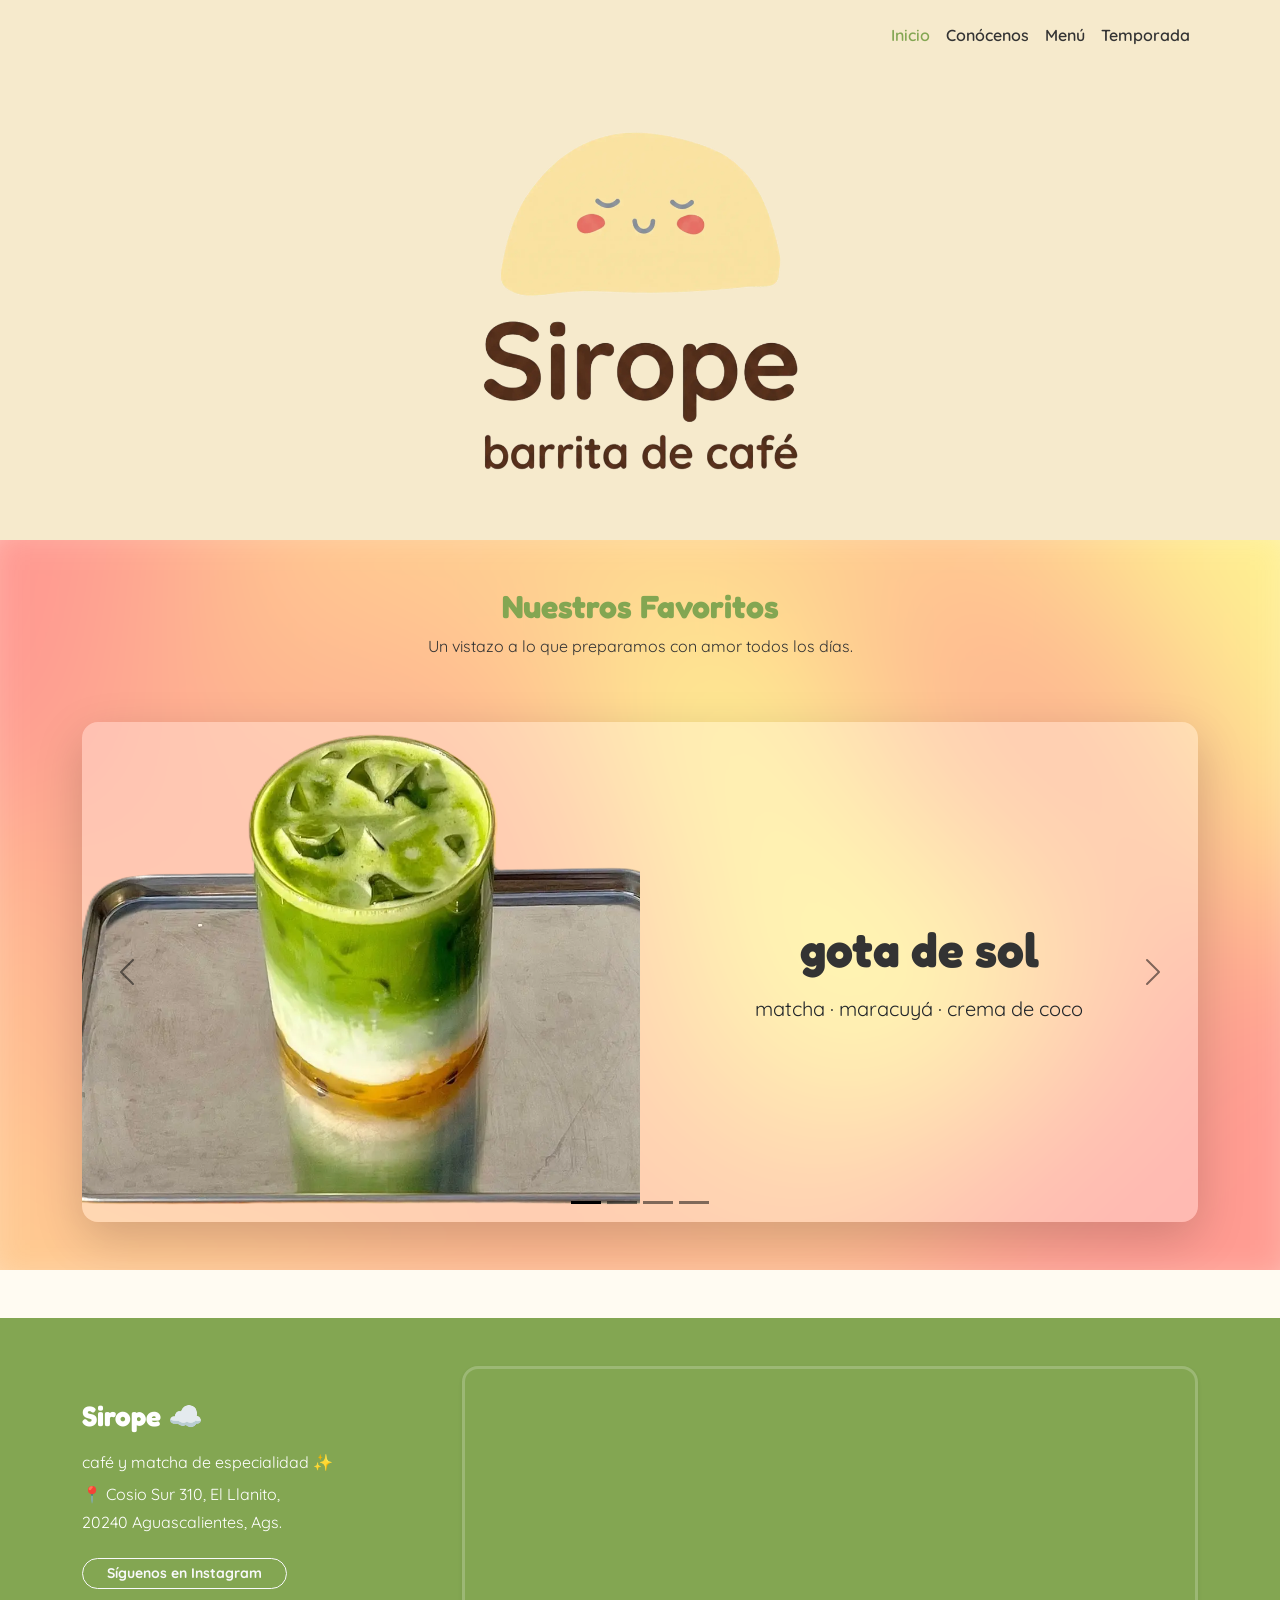
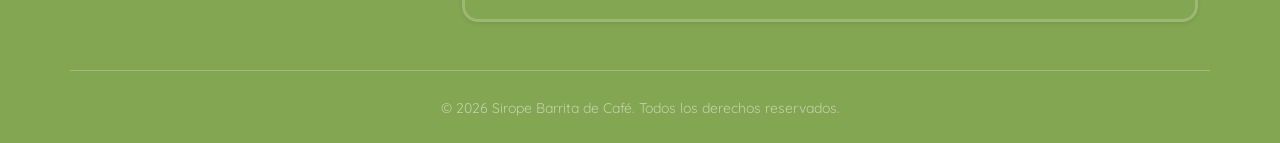
<file: index.html>
<!DOCTYPE html>
<html lang="es">

<head>
    <meta charset="UTF-8">
    <meta name="viewport" content="width=device-width, initial-scale=1.0">
    <title>Sirope | Inicio</title>
    <!-- Bootstrap 5 CSS -->
    <link href="https://cdn.jsdelivr.net/npm/bootstrap@5.3.2/dist/css/bootstrap.min.css" rel="stylesheet">
    <!-- Google Fonts -->
    <link href="https://fonts.googleapis.com/css2?family=Fredoka:wght@400;600&family=Quicksand:wght@400;600&display=swap" rel="stylesheet">
    <!-- Hoja de estilos personalizada -->
    <link rel="stylesheet" href="style/custom.css">
</head>

<body>

    <!-- Navegación -->
    <nav class="navbar navbar-expand-lg fixed-top custom-navbar">
        <div class="container">
            <div class="small-logo-container">
                <a class="navbar-brand p-0 d-flex align-items-center gap-2" href="index.html">
                    <img src="img/logo_sirope_icono.webp" alt="Sirope" class="small-logo-img">
                    <span class="small-logo fw-bold m-0">Sirope</span>
                </a>
            </div>

            <button class="navbar-toggler" type="button" data-bs-toggle="collapse" data-bs-target="#navbarNav">
                <span class="navbar-toggler-icon"></span>
            </button>
            <div class="collapse navbar-collapse justify-content-end" id="navbarNav">
                <ul class="navbar-nav">
                    <li class="nav-item"><a class="nav-link active" href="index.html">Inicio</a></li>
                    <li class="nav-item"><a class="nav-link" href="sirope.html">Conócenos</a></li>
                    <li class="nav-item"><a class="nav-link" href="menu.html">Menú</a></li>
                    <li class="nav-item"><a class="nav-link" href="temporada.html">Temporada</a></li>
                </ul>
            </div>
        </div>
    </nav>

    <!-- Logo Gigante Central -->
    <div class="container-fluid big-logo-row d-flex align-items-center justify-content-center">
        <div class="text-center">
            <img src="img/logo_sirope_sinfondo.webp" alt="Sirope Café" class="big-logo-img img-fluid">
        </div>
    </div>

    <!-- Contenedor a TODO lo ancho con el fondo pastel (Abarca título y carrusel) -->
    <div class="carrusel-contenedor pt-5 pb-5 mb-5">
        
        <!-- Contenido centrado -->
        <div class="container carrusel-contenido">
            
            <!-- Título de la Sección DENTRO DEL FONDO PASTEL -->
            <div class="row text-center mb-5">
                <div class="col-12">
                    <h2 class="fw-bold" style="color: var(--matcha-green);">Nuestros Favoritos</h2>
                    <p style="color: var(--dark-text);">Un vistazo a lo que preparamos con amor todos los días.</p>
                </div>
            </div>
            
            <!-- Inicia el Carrusel -->
            <div id="carruselSirope" class="carousel carousel-dark slide shadow-lg rounded-4 overflow-hidden" data-bs-ride="carousel" style="background-color: rgba(255, 255, 255, 0.3);">
                
                <!-- Indicadores -->
                <div class="carousel-indicators mb-2">
                    <button type="button" data-bs-target="#carruselSirope" data-bs-slide-to="0" class="active" aria-current="true"></button>
                    <button type="button" data-bs-target="#carruselSirope" data-bs-slide-to="1"></button>
                    <button type="button" data-bs-target="#carruselSirope" data-bs-slide-to="2"></button>
                    <button type="button" data-bs-target="#carruselSirope" data-bs-slide-to="3"></button>
                </div>

                <!-- Imágenes y Textos del Carrusel -->
                <div class="carousel-inner">
                    
                    <!-- Slide 1: Gota de Sol -->
                    <div class="carousel-item active h-100">
                        <div class="row g-0 h-100 align-items-center">
                            <div class="col-md-6 h-100">
                                <img src="img/gotadesol.webp" class="d-block w-100" alt="Gota de Sol">
                            </div>
                            <div class="col-md-6 p-4 p-md-5 text-center">
                                <h3 class="display-5 fw-bold mb-3" style="color: var(--dark-text);">gota de sol</h3>
                                <p class="fs-5 text-dark mb-0">matcha · maracuyá · crema de coco</p>
                            </div>
                        </div>
                    </div>

                    <!-- Slide 2: Hibiscus Sunset -->
                    <div class="carousel-item h-100">
                        <div class="row g-0 h-100 align-items-center">
                            <div class="col-md-6 h-100">
                                <img src="img/hibiscussunset.webp" class="d-block w-100" alt="Hibiscus Sunset">
                            </div>
                            <div class="col-md-6 p-4 p-md-5 text-center">
                                <h3 class="display-5 fw-bold mb-3" style="color: var(--dark-text);">hibiscus sunset</h3>
                                <p class="fs-5 text-dark mb-0">toronja · jamaica · limón eureka · jazmín · mineral</p>
                            </div>
                        </div>
                    </div>

                    <!-- Slide 3: Mango Hojicha Sundae -->
                    <div class="carousel-item h-100">
                        <div class="row g-0 h-100 align-items-center">
                            <div class="col-md-6 h-100">
                                <img src="img/mangohijichasundae.webp" class="d-block w-100" alt="Mango Hojicha Sundae">
                            </div>
                            <div class="col-md-6 p-4 p-md-5 text-center">
                                <h3 class="display-5 fw-bold mb-3" style="color: var(--dark-text);">mango hojicha sundae</h3>
                                <p class="fs-5 text-dark mb-0">mango · calpis mineral · helado de hojicha artesanal</p>
                            </div>
                        </div>
                    </div>

                    <!-- Slide 4: Matcha Sundae -->
                    <div class="carousel-item h-100">
                        <div class="row g-0 h-100 align-items-center">
                            <div class="col-md-6 h-100">
                                <img src="img/matchasundae.webp" class="d-block w-100" alt="Matcha Sundae">
                            </div>
                            <div class="col-md-6 p-4 p-md-5 text-center">
                                <h3 class="display-5 fw-bold mb-3" style="color: var(--dark-text);">matcha sundae</h3>
                                <p class="fs-5 text-dark mb-0">matcha · helado de matcha artesanal</p>
                            </div>
                        </div>
                    </div>

                </div>

                <!-- Botones de Control -->
                <button class="carousel-control-prev" type="button" data-bs-target="#carruselSirope" data-bs-slide="prev" style="width: 8%;">
                    <span class="carousel-control-prev-icon" aria-hidden="true"></span>
                    <span class="visually-hidden">Anterior</span>
                </button>
                <button class="carousel-control-next" type="button" data-bs-target="#carruselSirope" data-bs-slide="next" style="width: 8%;">
                    <span class="carousel-control-next-icon" aria-hidden="true"></span>
                    <span class="visually-hidden">Siguiente</span>
                </button>
            </div>
            
        </div>
    </div>
<!-- Footer -->
    <footer class="footer-sirope pt-5 pb-4">
        <div class="container">
            <div class="row gy-4 align-items-center">
                
                <!-- Columna 1: Info y Dirección -->
                <div class="col-lg-4 col-md-6 text-center text-md-start">
                    <h3 class="fw-bold mb-3">Sirope ☁️</h3>
                    <p class="mb-2 text-white">café y matcha de especialidad ✨</p>
                    <p class="mb-1 text-white">📍 Cosio Sur 310, El Llanito,</p>
                    <p class="mb-4 text-white">20240 Aguascalientes, Ags.</p>
                    
                    <!-- Botón opcional para su Instagram -->
                    <a href="https://www.instagram.com/siropebarritadecafe" target="_blank" class="btn btn-outline-light rounded-pill btn-sm px-4 fw-bold">
                        Síguenos en Instagram
                    </a>
                </div>

                <!-- Columna 2: Mapa Responsivo -->
                <div class="col-lg-8 col-md-6">
                    <div class="rounded-4 overflow-hidden shadow-sm map-container">
                        <!-- Aquí insertamos tu iframe, pero le quitamos el width y height originales y usamos la clase w-100 de Bootstrap -->
                        <iframe src="https://www.google.com/maps/embed?pb=!1m18!1m12!1m3!1d3702.453397570946!2d-102.2860674!3d21.8786098!2m3!1f0!2f0!3f0!3m2!1i1024!2i768!4f13.1!3m3!1m2!1s0x8429ef3635a93b49%3A0x4cda6572c43d88c9!2sSirope%20Barrita%20de%20caf%C3%A9!5e0!3m2!1ses!2smx!4v1786323371727!5m2!1ses!2smx" class="w-100" style="border:0; height: 250px;" allowfullscreen="" loading="lazy" referrerpolicy="strict-origin-when-cross-origin"></iframe>
                    </div>
                </div>
            </div>
            
            <!-- Derechos de autor -->
            <div class="row mt-5 pt-4 border-top border-light border-opacity-25">
                <div class="col-12 text-center">
                    <small class="mb-0 text-white-50">© 2026 Sirope Barrita de Café. Todos los derechos reservados.</small>
                </div>
            </div>
        </div>
    </footer>
    <!-- Bootstrap JS Bundle -->
    <script src="https://cdn.jsdelivr.net/npm/bootstrap@5.3.2/dist/js/bootstrap.bundle.min.js"></script>
    <!-- Script de lógica de UI -->
    <script src="js/scripts.js"></script>
</body>

</html>
</file>
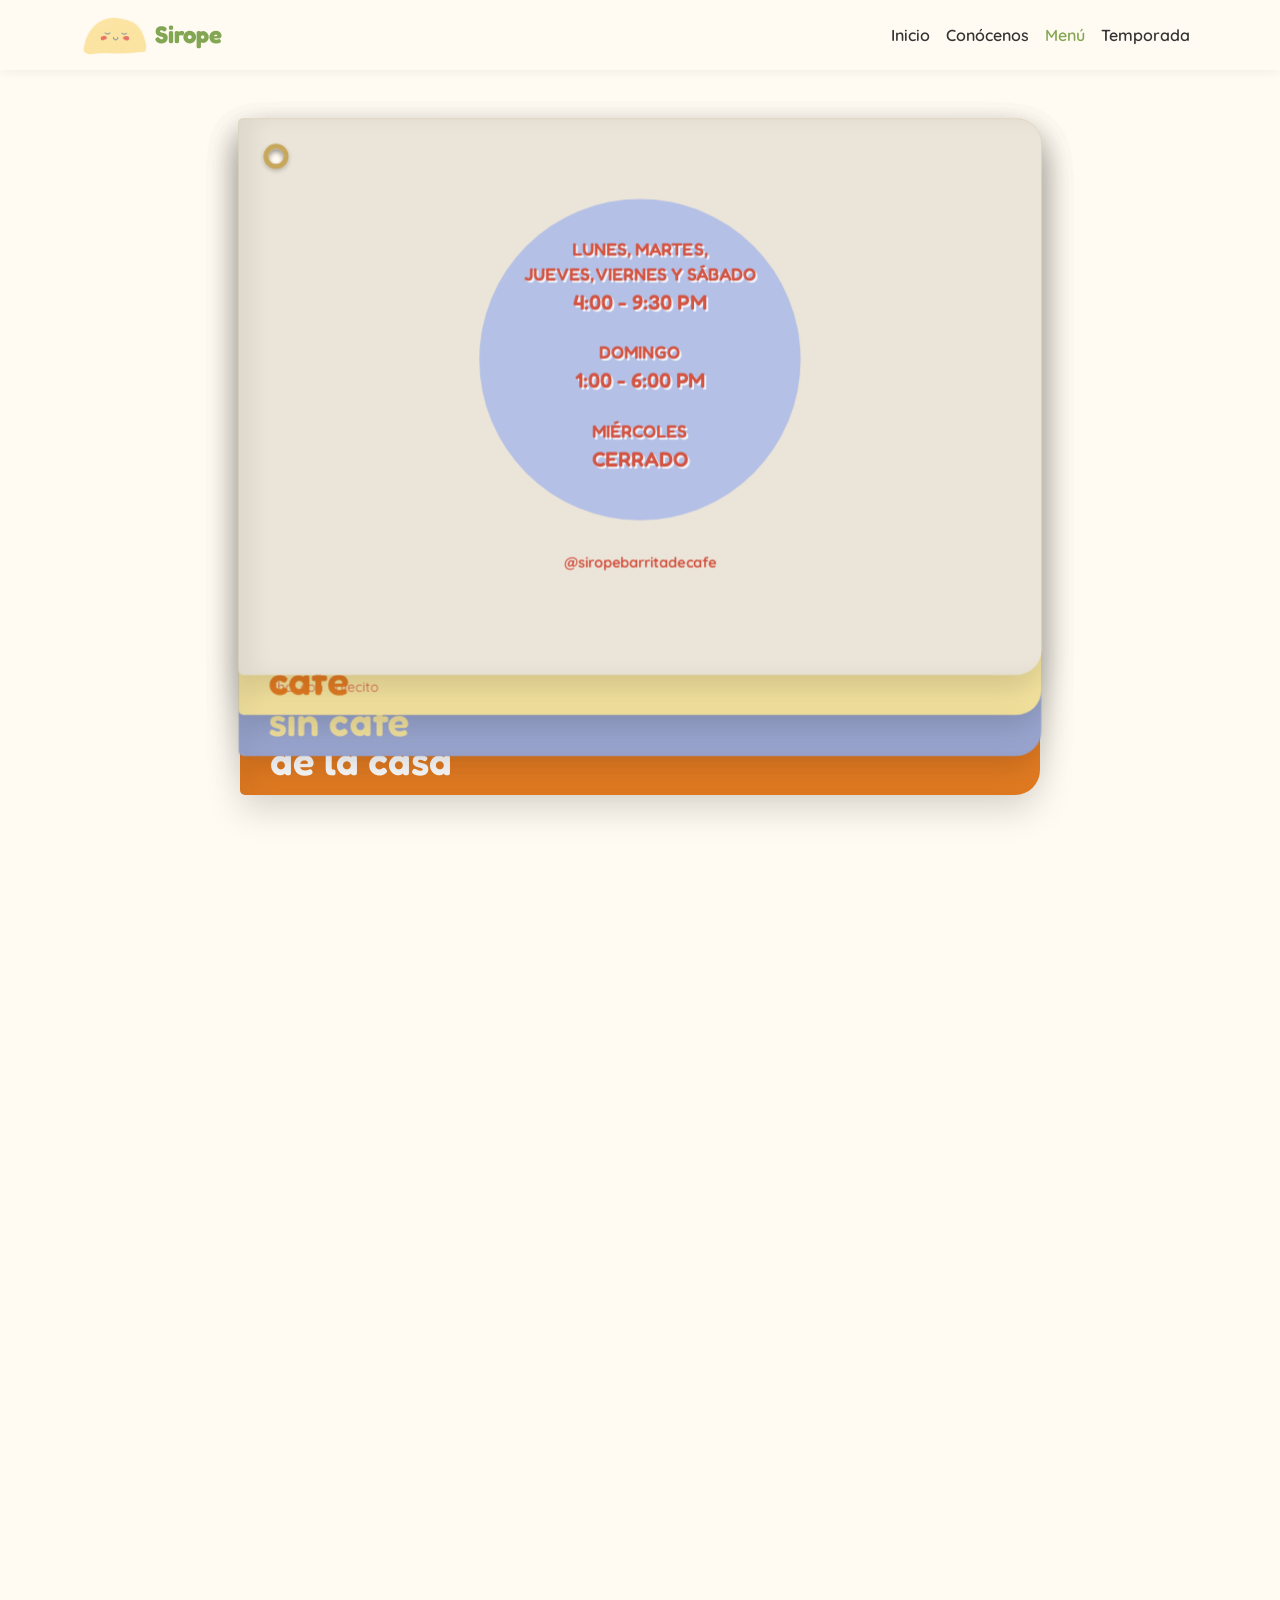
<file: menu.html>
<!DOCTYPE html>
<html lang="es">

<head>
    <meta charset="UTF-8">
    <meta name="viewport" content="width=device-width, initial-scale=1.0">
    <title>Sirope | Menú</title>
    <link href="https://cdn.jsdelivr.net/npm/bootstrap@5.3.2/dist/css/bootstrap.min.css" rel="stylesheet">
    <link href="https://fonts.googleapis.com/css2?family=Fredoka:wght@400;600&family=Quicksand:wght@400;600;700&display=swap" rel="stylesheet">
    
    <!-- Hojas de estilo -->
    <link rel="stylesheet" href="style/custom.css">
    <link rel="stylesheet" href="style/menustyle.css">
</head>

<body>

    <!-- Navegación -->
    <nav class="navbar navbar-expand-lg fixed-top custom-navbar" style="background-color: rgba(255, 251, 242, 0.95); box-shadow: 0 2px 10px rgba(0,0,0,0.05);">
        <div class="container">
            <div class="small-logo-container" style="padding-top: 0;">
                <a class="navbar-brand p-0 d-flex align-items-center gap-2" href="index.html">
                    <img src="img/logo_sirope_icono.webp" alt="Sirope" class="small-logo-img">
                    <span class="small-logo fw-bold m-0">Sirope</span>
                </a>
            </div>
            <button class="navbar-toggler" type="button" data-bs-toggle="collapse" data-bs-target="#navbarNav">
                <span class="navbar-toggler-icon"></span>
            </button>
            <div class="collapse navbar-collapse justify-content-end" id="navbarNav">
                <ul class="navbar-nav">
                    <li class="nav-item"><a class="nav-link" href="index.html">Inicio</a></li>
                    <li class="nav-item"><a class="nav-link" href="sirope.html">Conócenos</a></li>
                    <li class="nav-item"><a class="nav-link active" href="menu.html">Menú</a></li>
                    <li class="nav-item"><a class="nav-link" href="temporada.html">Temporada</a></li>
                </ul>
            </div>
        </div>
    </nav>

    <!-- Contenedor del Menú Interactivo -->
    <div class="container" style="padding-top: 120px; padding-bottom: 100px;">
        
        <!-- Pista de Scroll: Esto nos da 400vh de espacio para "bajar" sin que la libreta se mueva -->
        <div id="scroll-track">
            
            <div class="sticky-notebook">

                <!-- ================= HOJA 1: HORARIO (Crema) ================= -->
                <div class="menu-page bg-page-cream" id="page-1" style="z-index: 4;">
                    <div class="ring-hole"></div>
                    
                    <div class="horario-circle">
                        <h4>
                            LUNES, MARTES,<br>
                            JUEVES, VIERNES Y SÁBADO<br>
                            <span style="font-size: 1.3rem;">4:00 - 9:30 PM</span><br><br>
                            DOMINGO<br>
                            <span style="font-size: 1.3rem;">1:00 - 6:00 PM</span><br><br>
                            MIÉRCOLES<br>
                            <span style="font-size: 1.3rem;">CERRADO</span>
                        </h4>
                    </div>
                    
                    <p class="text-center mt-4 fw-bold" style="font-size: 0.9rem;">@siropebarritadecafe</p>
                </div>

                <!-- ================= HOJA 2: CAFÉ (Amarilla) ================= -->
                <div class="menu-page bg-page-yellow" id="page-2" style="z-index: 3;">
                    <div class="ring-hole"></div>
                    
                    <h2>menú</h2>
                    <h3>cafecito</h3>
                    <p class="menu-item-desc mb-4 text-center">café de especialidad - tueste medio</p>
                    
                    <div class="d-flex align-items-end mb-1"><span class="menu-item-name">espresso</span><div class="menu-dots"></div><span class="menu-item-price">45</span></div>
                    <p class="menu-item-desc mb-3">doble, acompañado de agua mineral</p>
                    <div class="d-flex align-items-end mb-3"><span class="menu-item-name">americano <small>(10 oz)</small></span><div class="menu-dots"></div><span class="menu-item-price">50</span></div>
                    <div class="d-flex align-items-end mb-3"><span class="menu-item-name">flat white <small>(6 oz)</small></span><div class="menu-dots"></div><span class="menu-item-price">55</span></div>
                    <div class="d-flex align-items-end mb-3"><span class="menu-item-name">capuccino <small>(8 oz)</small></span><div class="menu-dots"></div><span class="menu-item-price">60</span></div>
                    <div class="d-flex align-items-end mb-3"><span class="menu-item-name">latte <small>(10 oz)</small></span><div class="menu-dots"></div><span class="menu-item-price">65</span></div>
                    <div class="d-flex align-items-end mb-1"><span class="menu-item-name">mocha</span><div class="menu-dots"></div><span class="menu-item-price">70</span></div>
                    <p class="menu-item-desc mb-3">cafecito con chocolate</p>
                    <div class="d-flex align-items-end mb-1"><span class="menu-item-name">dirty chai</span><div class="menu-dots"></div><span class="menu-item-price">80</span></div>
                    <p class="menu-item-desc mb-3">chai con cafecito</p>
                    <div class="d-flex align-items-end mb-1"><span class="menu-item-name">cold brew tonic</span><div class="menu-dots"></div><span class="menu-item-price">75</span></div>

                    <!-- Pestaña asomándose -->
                    <div class="menu-tab" style="color: var(--page-orange);">café</div>
                </div>

                <!-- ================= HOJA 3: SIN CAFÉ (Azul) ================= -->
                <div class="menu-page bg-page-blue" id="page-3" style="z-index: 2;">
                    <div class="ring-hole"></div>
                    
                    <div class="row">
                        <div class="col-md-6 mb-4">
                            <h3>sin cafecito</h3>
                            <div class="d-flex align-items-end mb-1 mt-3"><span class="menu-item-name">chocolate</span><div class="menu-dots"></div><span class="menu-item-price">60</span></div>
                            <p class="menu-item-desc mb-3">oscuro o blanco</p>
                            <div class="d-flex align-items-end mb-1"><span class="menu-item-name">tisana</span><div class="menu-dots"></div><span class="menu-item-price">60</span></div>
                            <p class="menu-item-desc mb-3">natural o mineral</p>
                            <div class="d-flex align-items-end mb-3"><span class="menu-item-name">chai</span><div class="menu-dots"></div><span class="menu-item-price">65</span></div>
                            <div class="d-flex align-items-end mb-3"><span class="menu-item-name">taro</span><div class="menu-dots"></div><span class="menu-item-price">70</span></div>
                            <div class="d-flex align-items-end mb-3"><span class="menu-item-name">matcha americano</span><div class="menu-dots"></div><span class="menu-item-price">78</span></div>
                        </div>

                        <div class="col-md-6">
                            <h3>extras</h3>
                            <div class="d-flex align-items-end mb-3 mt-3"><span class="menu-item-name">shot espresso extra</span><div class="menu-dots"></div><span class="menu-item-price">15</span></div>
                            <div class="d-flex align-items-end mb-3"><span class="menu-item-name">shot matcha extra</span><div class="menu-dots"></div><span class="menu-item-price">30</span></div>
                            <div class="d-flex align-items-end mb-1"><span class="menu-item-name">leche vegetal</span><div class="menu-dots"></div><span class="menu-item-price">15</span></div>
                            <p class="menu-item-desc mb-3">avena, almendra, soya</p>
                            <div class="d-flex align-items-end mb-1"><span class="menu-item-name">sirope</span><div class="menu-dots"></div><span class="menu-item-price">12</span></div>
                            <p class="menu-item-desc mb-0">jarabes hechos en casa :)</p>
                        </div>
                    </div>

                    <div class="menu-tab" style="color: var(--page-yellow);">sin café</div>
                </div>

                <!-- ================= HOJA 4: DE LA CASA (Naranja) ================= -->
                <div class="menu-page bg-page-orange" id="page-4" style="z-index: 1;">
                    <div class="ring-hole"></div>
                    
                    <div class="row">
                        <div class="col-12 text-center mb-4">
                            <h2 class="text-white">menú</h2>
                            <h3 class="text-white">de la casa</h3>
                        </div>
                        <div class="col-md-6 text-white">
                            <div class="d-flex align-items-end mb-1"><span class="menu-item-name">salted honey latte</span><div class="menu-dots" style="border-color: rgba(255,255,255,0.4);"></div><span class="menu-item-price">75</span></div>
                            <p class="menu-item-desc mb-3">miel de abeja y sal rosada</p>
                            <div class="d-flex align-items-end mb-1"><span class="menu-item-name">lavanda latte/matcha</span><div class="menu-dots" style="border-color: rgba(255,255,255,0.4);"></div><span class="menu-item-price">85/90</span></div>
                            <p class="menu-item-desc mb-3">cold foam de lavanda-miel</p>
                        </div>
                        <div class="col-md-6 text-white">
                            <div class="d-flex align-items-end mb-1"><span class="menu-item-name">pistache latte/matcha</span><div class="menu-dots" style="border-color: rgba(255,255,255,0.4);"></div><span class="menu-item-price">85/95</span></div>
                            <p class="menu-item-desc mb-3">cold foam de pistache</p>
                            <div class="d-flex align-items-end mb-1"><span class="menu-item-name">tiramisú latte</span><div class="menu-dots" style="border-color: rgba(255,255,255,0.4);"></div><span class="menu-item-price">92</span></div>
                            <p class="menu-item-desc mb-3">mascarpone y vainilla</p>
                        </div>
                    </div>

                    <div class="menu-tab text-white">de la casa</div>
                </div>

            </div>
        </div>
    </div>

    <!-- Bootstrap JS Bundle y Scripts -->
    <script src="https://cdn.jsdelivr.net/npm/bootstrap@5.3.2/dist/js/bootstrap.bundle.min.js"></script>
    <script src="js/menucode.js"></script>
</body>
</html>
</file>
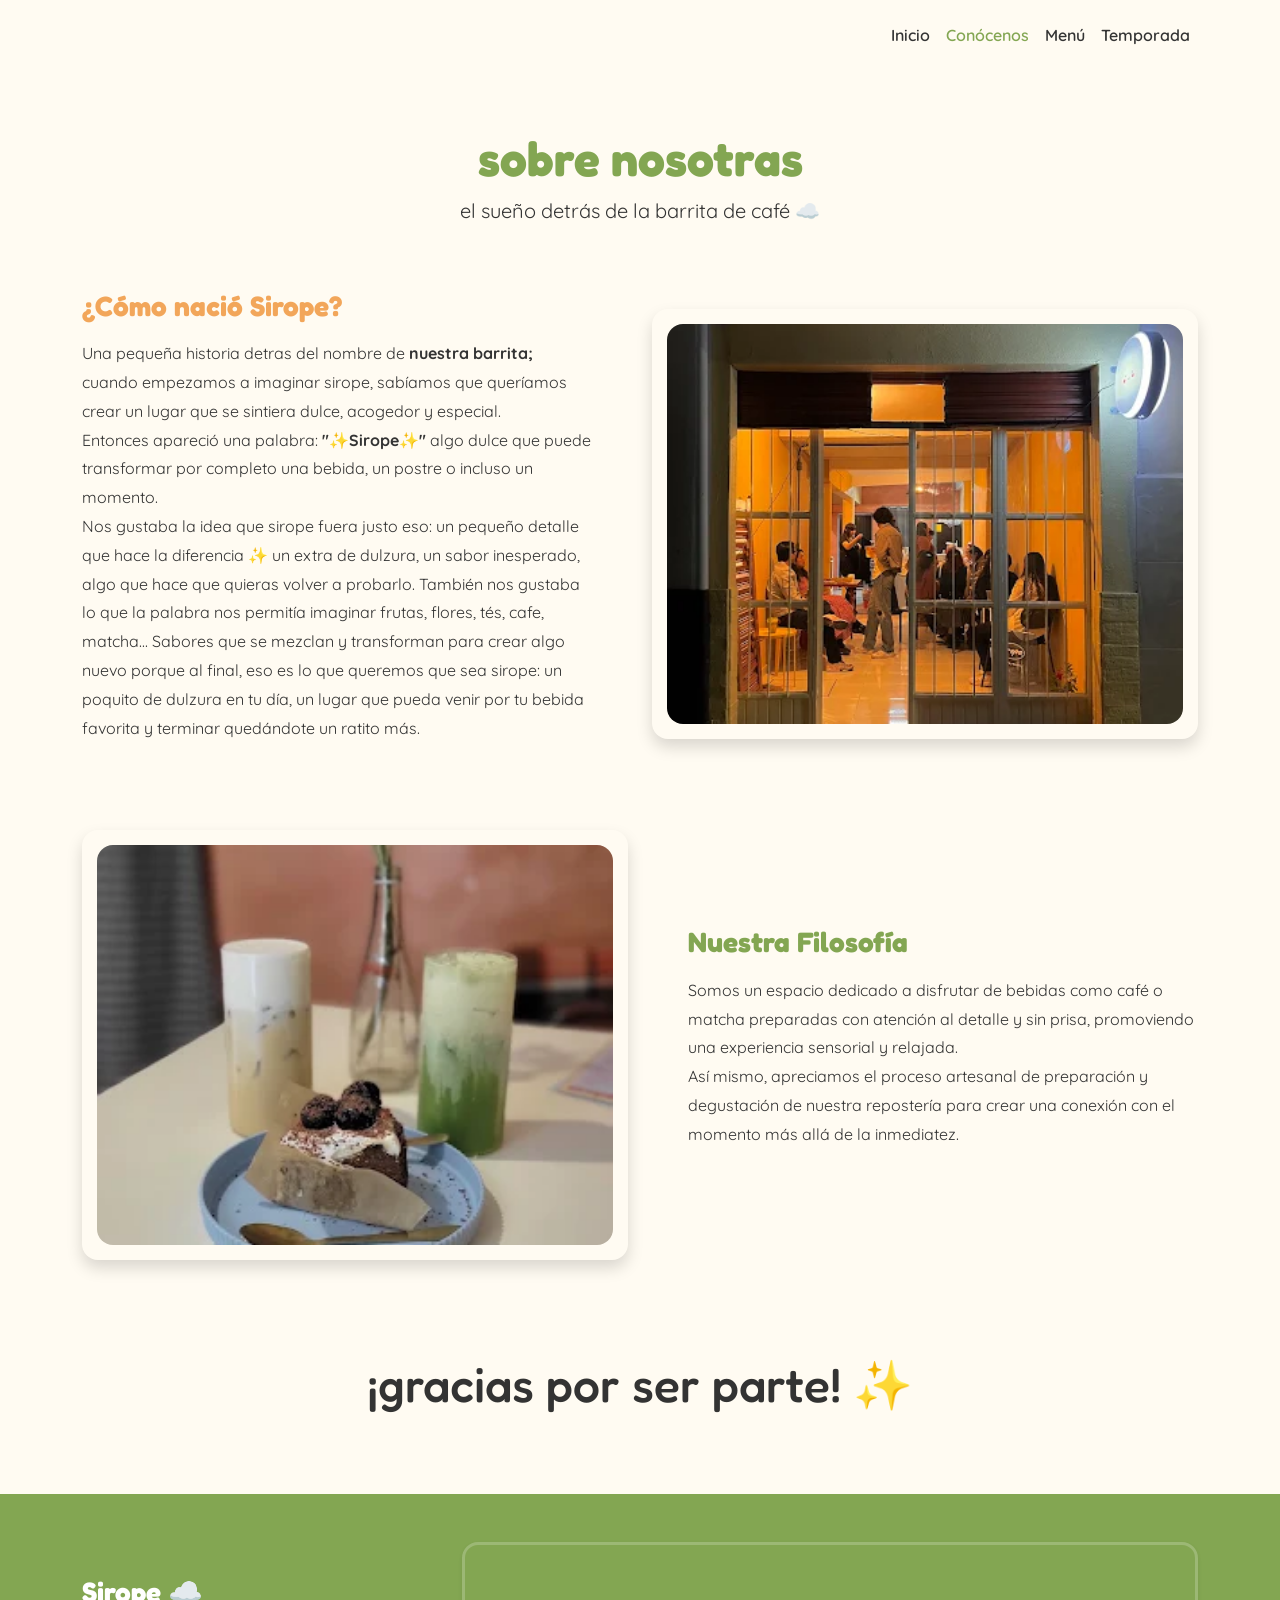
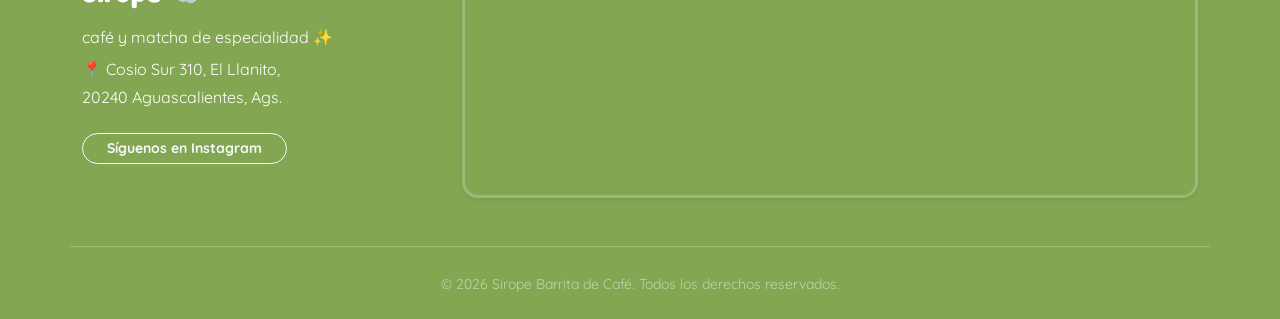
<file: sirope.html>
<!DOCTYPE html>
<html lang="es">

<head>
    <meta charset="UTF-8">
    <meta name="viewport" content="width=device-width, initial-scale=1.0">
    <title>Sirope | Conócenos</title>
    <!-- Bootstrap 5 CSS -->
    <link href="https://cdn.jsdelivr.net/npm/bootstrap@5.3.2/dist/css/bootstrap.min.css" rel="stylesheet">
    <!-- Google Fonts -->
    <link href="https://fonts.googleapis.com/css2?family=Fredoka:wght@400;600&family=Quicksand:wght@400;600;700&display=swap" rel="stylesheet">
    <!-- Hoja de estilos personalizada -->
    <link rel="stylesheet" href="style/custom.css">
</head>

<body>

    <!-- Navegación -->
    <nav class="navbar navbar-expand-lg fixed-top custom-navbar" style="background-color: rgba(255, 251, 242, 0.95); box-shadow: 0 2px 10px rgba(0,0,0,0.05);">
        <div class="container">
            <div class="small-logo-container" style="padding-top: 0;">
                <a class="navbar-brand p-0 d-flex align-items-center gap-2" href="index.html">
                    <img src="img/logo_sirope_icono.webp" alt="Sirope" class="small-logo-img">
                    <span class="small-logo fw-bold m-0">Sirope</span>
                </a>
            </div>

            <button class="navbar-toggler" type="button" data-bs-toggle="collapse" data-bs-target="#navbarNav">
                <span class="navbar-toggler-icon"></span>
            </button>
            <div class="collapse navbar-collapse justify-content-end" id="navbarNav">
                <ul class="navbar-nav">
                    <li class="nav-item"><a class="nav-link" href="index.html">Inicio</a></li>
                    <li class="nav-item"><a class="nav-link active" href="sirope.html">Conócenos</a></li>
                    <li class="nav-item"><a class="nav-link" href="menu.html">Menú</a></li>
                    <li class="nav-item"><a class="nav-link" href="temporada.html">Temporada</a></li>
                </ul>
            </div>
        </div>
    </nav>

    <!-- Contenido Principal "Conócenos" -->
    <div class="container" style="padding-top: 130px; padding-bottom: 80px;">
        
        <!-- Título Principal -->
        <div class="row text-center mb-5">
            <div class="col-12">
                <h2 class="fw-bold" style="color: var(--matcha-green); font-size: 3rem;">sobre nosotras</h2>
                <p class="fs-5" style="color: var(--dark-text);">el sueño detrás de la barrita de café ☁️</p>
            </div>
        </div>

        <!-- Sección 1: Historia (Texto izq, Imagen der) -->
        <div class="row align-items-center mb-5 pb-4">
            <div class="col-md-6 order-2 order-md-1 pe-md-5 mt-4 mt-md-0">
                <h3 class="fw-bold mb-3" style="color: var(--soft-orange); font-family: 'Fredoka', sans-serif;">¿Cómo nació Sirope?</h3>
                <p style="color: var(--dark-text); line-height: 1.8;">
                    Una pequeña historia detras del nombre de <strong>nuestra barrita;</strong> cuando empezamos a imaginar sirope, sabíamos que queríamos crear un lugar que se sintiera dulce, acogedor y especial.<br>   Entonces apareció una palabra: <strong>"✨Sirope✨"</strong> algo dulce que puede transformar por completo una bebida, un postre o incluso un momento.<br>  Nos gustaba la idea que sirope fuera justo eso: un pequeño detalle que hace la diferencia ✨ un extra de dulzura, un sabor inesperado, algo que hace que quieras volver a probarlo. 
                    También nos gustaba lo que la palabra nos permitía imaginar frutas, flores, tés, cafe, matcha...    Sabores que se mezclan y transforman para crear algo nuevo porque al final, eso es lo que queremos que sea sirope: un poquito de dulzura en tu día, un lugar que pueda venir por tu bebida favorita y terminar quedándote un ratito más.
                </p>
            </div>
            <div class="col-md-6 order-1 order-md-2 text-center">
                <!-- Reemplaza el src con una foto de ellas o del local -->
                <div class="rounded-4 overflow-hidden shadow" style="background-color: var(--menu-blue-bg); padding: 15px;">
                    <img src="img/fachada.webp" class="img-fluid rounded-4 w-100" alt="Fachada de Sirope" style="object-fit: cover; height: 400px;">
                </div>
            </div>
        </div>

        <!-- Sección 2: Filosofía (Imagen izq, Texto der) -->
        <div class="row align-items-center mb-5 pb-4">
            <div class="col-md-6 text-center">
                <!-- Reemplaza el src con una foto de sus insumos o preparación -->
                <div class="rounded-4 overflow-hidden shadow" style="background-color: var(--menu-yellow-bg); padding: 15px;">
                    <img src="img/mesaSirope.webp" class="img-fluid rounded-4 w-100" alt="Mesa de Sirope" style="object-fit: cover; height: 400px;">
                </div>
            </div>
            <div class="col-md-6 ps-md-5 mt-4 mt-md-0">
                <h3 class="fw-bold mb-3" style="color: var(--matcha-green); font-family: 'Fredoka', sans-serif;">Nuestra Filosofía</h3>
                <p style="color: var(--dark-text); line-height: 1.8;">
                    Somos un espacio dedicado a disfrutar de bebidas como café o matcha preparadas con atención al detalle y sin prisa, promoviendo una experiencia sensorial y relajada. <br>
Así mismo, apreciamos el proceso artesanal de preparación y degustación de nuestra repostería para crear una conexión con el momento más allá de la inmediatez.
                </p>
            </div>
        </div>

        <!-- Cierre visual -->
        <div class="row text-center mt-5">
            <div class="col-12">
                <h2 class="mt-4 mb-0" style="color: var(--menu-red); font-size: 3rem;">¡gracias por ser parte! ✨</h2>
            </div>
        </div>

    </div>

    <!-- Footer -->
    <footer class="footer-sirope pt-5 pb-4">
        <div class="container">
            <div class="row gy-4 align-items-center">
                
                <div class="col-lg-4 col-md-6 text-center text-md-start">
                    <h3 class="fw-bold mb-3">Sirope ☁️</h3>
                    <p class="mb-2 text-white">café y matcha de especialidad ✨</p>
                    <p class="mb-1 text-white">📍 Cosio Sur 310, El Llanito,</p>
                    <p class="mb-4 text-white">20240 Aguascalientes, Ags.</p>
                    
                    <a href="https://www.instagram.com/siropebarritadecafe" target="_blank" class="btn btn-outline-light rounded-pill btn-sm px-4 fw-bold">
                        Síguenos en Instagram
                    </a>
                </div>

                <div class="col-lg-8 col-md-6">
                    <div class="rounded-4 overflow-hidden shadow-sm map-container">
                        <iframe src="https://www.google.com/maps/embed?pb=!1m18!1m12!1m3!1d3702.453397570946!2d-102.2860674!3d21.8786098!2m3!1f0!2f0!3f0!3m2!1i1024!2i768!4f13.1!3m3!1m2!1s0x8429ef3635a93b49%3A0x4cda6572c43d88c9!2sSirope%20Barrita%20de%20caf%C3%A9!5e0!3m2!1ses!2smx!4v1786323371727!5m2!1ses!2smx" class="w-100" style="border:0; height: 250px;" allowfullscreen="" loading="lazy" referrerpolicy="strict-origin-when-cross-origin"></iframe>
                    </div>
                </div>
            </div>
            
            <div class="row mt-5 pt-4 border-top border-light border-opacity-25">
                <div class="col-12 text-center">
                    <small class="mb-0 text-white-50">© 2026 Sirope Barrita de Café. Todos los derechos reservados.</small>
                </div>
            </div>
        </div>
    </footer>

    <!-- Bootstrap JS Bundle -->
    <script src="https://cdn.jsdelivr.net/npm/bootstrap@5.3.2/dist/js/bootstrap.bundle.min.js"></script>
    <script src="js/scripts.js"></script>
</body>

</html>
</file>
<file: style/custom.css>
:root {
    --matcha-green: #83a652;
    --cream-bg: #fffbf2;
    --soft-orange: #f2a65a;
    --dark-text: #333333;
}

body {
    background-color: var(--cream-bg);
    font-family: 'Quicksand', sans-serif;
    color: var(--dark-text);
    margin: 0;
    padding: 0;
    overflow-x: hidden; /* Evita cualquier barra de scroll horizontal no deseada */
}

h1, h2, h3, .small-logo, .big-logo {
    font-family: 'Fredoka', sans-serif;
    color: var(--matcha-green);
}

/* ========================================================
   Barra de Navegación (Navbar)
   ======================================================== */
.custom-navbar {
    background-color: rgba(255, 251, 242, 0); 
    transition: background-color 0.1s;
    padding: 15px 0;
}

.custom-navbar .nav-link {
    color: var(--dark-text) !important;
    font-weight: 600;
}

.custom-navbar .nav-link:hover, .custom-navbar .nav-link.active {
    color: var(--matcha-green) !important;
}

.small-logo-container {
    height: 40px;
    overflow: hidden;
    position: relative;
    padding-top: 40px; 
}

.small-logo {
    font-size: 1.5rem;
    color: var(--matcha-green) !important;
    text-decoration: none;
    display: block;
}

/* ========================================================
   Logos e Imágenes Principales
   ======================================================== */
.big-logo-row {
    background-color: #f6eacc; 
    min-height: 60vh;
    padding-top: 60px; 
}

.big-logo {
    font-size: 5rem;
    margin: 0;
}

.small-logo-img {
    height: 40px; 
    width: auto;
    display: block;
}

.big-logo-img {
    max-height: 200px; 
    width: auto;
}

@media (min-width: 768px) {
    .big-logo-img {
        max-height: 350px; 
    }
}

/* ========================================================
   Fondo pastel para el contenedor del carrusel (Inicio)
   ======================================================== */
.carrusel-contenedor {
    position: relative;
    width: 100%;
    overflow: hidden;
}

.carrusel-contenedor::before {
    content: "";
    position: absolute;
    top: -30px;
    left: -30px;
    right: -30px;
    bottom: -30px;
    
    background-image: url('../img/background_orange.webp');
    background-size: cover;
    background-position: center;
    
    filter: blur(25px) saturate(100%);
    opacity: 0.4; 
    z-index: 0; 
}

.carrusel-contenido {
    position: relative;
    z-index: 1; 
}

/* ========================================================
   Alturas y ajustes de las imágenes del carrusel
   ======================================================== */
#carruselSirope .carousel-inner {
    height: 500px; 
}

#carruselSirope .carousel-item,
#carruselSirope .carousel-item .d-block {
    height: 100%;
}

#carruselSirope .carousel-item img {
    width: 100%;
    height: 100%;
    object-fit: cover;
    object-position: center;
    display: block;
    border-radius: 15px; 
}

/* Responsivo para móviles */
@media (max-width: 767px) {
    #carruselSirope .carousel-inner { 
        height: auto; 
    }
    #carruselSirope .carousel-item img {
        height: 350px; 
        border-radius: 15px 15px 0 0; 
    }
}

/* ========================================================
   Footer y Mapa Responsivo
   ======================================================== */
.footer-sirope {
    background-color: var(--matcha-green);
    color: #ffffff;
}

.footer-sirope h3 {
    color: #ffffff !important; 
}

.map-container {
    line-height: 0; 
    border: 3px solid rgba(255, 255, 255, 0.2); 
}
</file>
<file: style/menustyle.css>
/* ========================================================
   Efecto de Libreta 3D Interactiva
   ======================================================== */
:root {
    --page-cream: #ebe4d8;
    --page-yellow: #f5e49f;
    --page-blue: #9ba7d1;
    --page-orange: #e47c22;
    --text-red: #d35442;
    --circle-blue: #b4c0e6;
}

/* 1. Pista de scroll invisible */
#scroll-track {
    height: 400vh; /* Da el margen necesario para scrollear las 3 páginas */
    position: relative;
    width: 100%;
    max-width: 800px;
    margin: 0 auto;
}

/* 2. El contenedor que se queda anclado en la pantalla */
.sticky-notebook {
    position: sticky;
    top: 120px;
    height: 75vh;
    perspective: 2500px; /* Profundidad del mundo 3D */
}

/* 3. Estructura maestra de las páginas (todas empalmadas) */
.menu-page {
    position: absolute; 
    top: 0;
    left: 0;
    width: 100%;
    
    border-radius: 5px 25px 25px 5px;
    box-shadow: 0 15px 35px rgba(0,0,0,0.15), inset 15px 0 20px rgba(0,0,0,0.05);
    
    /* El doblez ocurre desde la parte superior central */
    transform-origin: top center; 
    backface-visibility: hidden;
    
    /* FIX CRUCIAL: Se cambia a overflow: hidden para evitar la trampa de scroll */
    overflow: hidden;
    padding: 3rem 2rem 6rem 2rem;
    color: var(--text-red);
}

/* 4. Efecto de escalera (Pestañas asomándose) */
#page-1 { height: 82%; }
#page-2 { height: 88%; }
#page-3 { height: 94%; }
#page-4 { height: 100%; }

/* ========================================================
   Detalles Estéticos de la Libreta
   ======================================================== */

/* Detalle visual de la argolla de metal */
.ring-hole {
    position: absolute;
    top: 25px;
    left: 25px;
    width: 25px;
    height: 25px;
    background-color: var(--cream-bg); 
    border-radius: 50%;
    border: 5px solid #c7a75c; /* Color latón/dorado */
    box-shadow: inset 0 3px 5px rgba(0,0,0,0.4), 0 2px 4px rgba(0,0,0,0.2);
    z-index: 10;
}

/* Pestañas inferiores */
.menu-tab {
    position: absolute;
    bottom: 15px;
    left: 30px;
    font-family: 'Fredoka', sans-serif;
    font-size: 2.5rem;
    font-weight: 600;
    line-height: 1;
}

/* Colores de fondo de las páginas */
.bg-page-cream { background-color: var(--page-cream); }
.bg-page-yellow { background-color: var(--page-yellow); }
.bg-page-blue { background-color: var(--page-blue); }
.bg-page-orange { background-color: var(--page-orange); }

/* ========================================================
   Tipografía y Acomodo Interno del Menú
   ======================================================== */

.horario-circle {
    background-color: var(--circle-blue);
    border-radius: 50%;
    width: 320px;
    height: 320px;
    margin: 2rem auto;
    display: flex;
    flex-direction: column;
    justify-content: center;
    align-items: center;
    text-align: center;
    padding: 2rem;
}

.horario-circle h4 {
    font-family: 'Fredoka', sans-serif;
    color: var(--text-red);
    text-shadow: 2px 2px 0px rgba(255,255,255,0.8);
    font-weight: 600;
    line-height: 1.4;
    font-size: 1.1rem;
}

.menu-page h2 {
    font-family: 'Fredoka', sans-serif;
    font-size: 2.5rem;
    font-weight: 600;
    text-align: center;
    margin-bottom: 2rem;
}

.menu-page h3 {
    font-family: 'Fredoka', sans-serif;
    font-size: 1.8rem;
    font-style: italic;
    margin-bottom: 1rem;
}

.menu-item-name { 
    font-family: 'Quicksand', sans-serif; 
    font-weight: 700; 
    font-size: 1.1rem; 
}

.menu-item-price { 
    font-family: 'Quicksand', sans-serif; 
    font-weight: 700; 
    font-size: 1.1rem; 
}

.menu-item-desc { 
    font-family: 'Quicksand', sans-serif; 
    font-size: 0.85rem; 
    opacity: 0.9; 
}

/* Puntos conectores entre bebida y precio */
.menu-dots {
    flex-grow: 1;
    border-bottom: 2px dotted rgba(211, 84, 66, 0.4);
    margin: 0 10px;
    position: relative;
    top: -6px;
}
</file>
